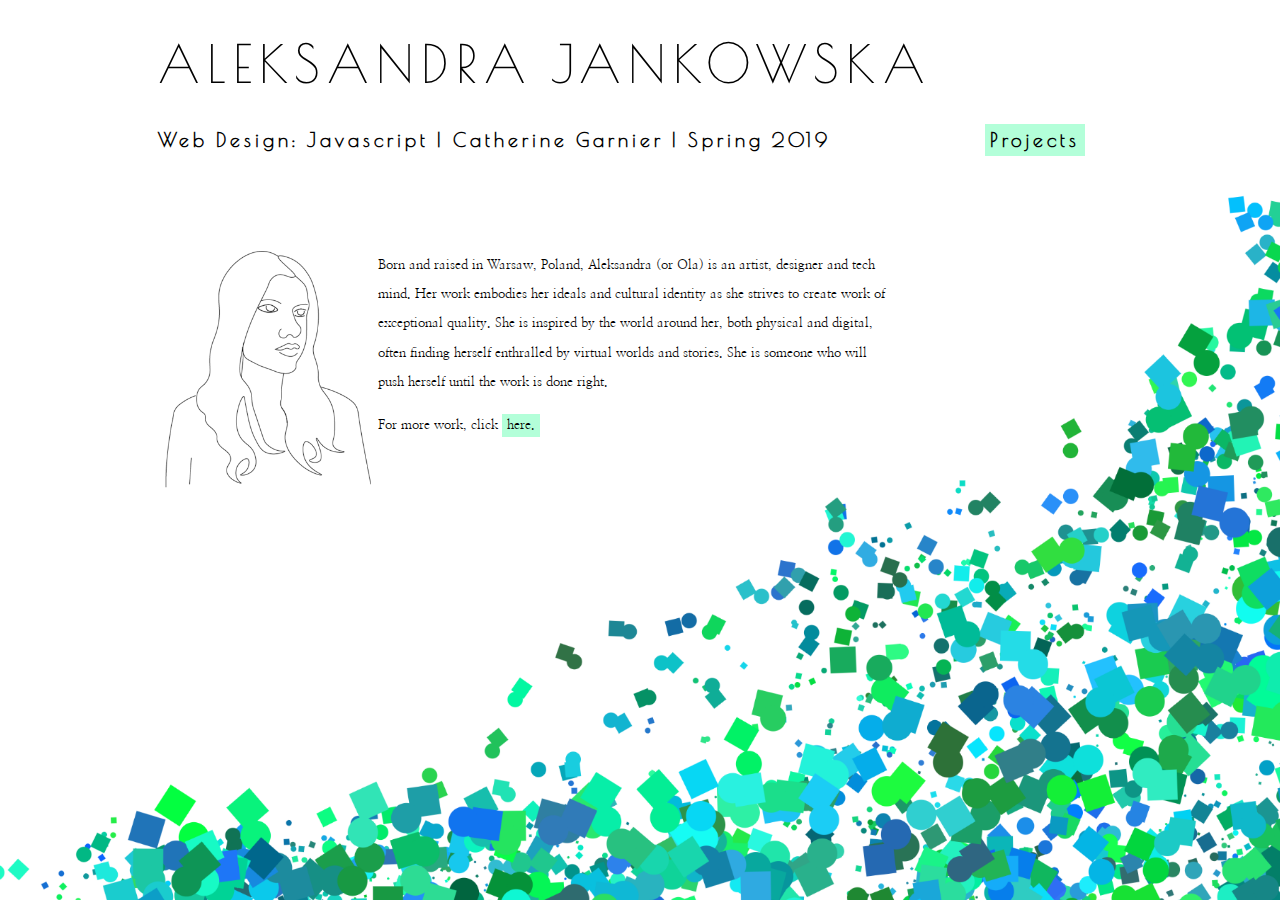
<file: index.html>
<!DOCTYPE HTML>
<html lang="en">
	<head>
		<meta charset="UTF-8">
		<title>Aleksandra Jankowska</title>
		<link rel="stylesheet" type="text/css" href="styles/home.css">
		<style>
			html{
				background-image: url('data/background.png');
			}
		</style>
	</head>
	<body>
		<header>
			<h1 class="fade-in">ALEKSANDRA JANKOWSKA</h1>	
		</header>
		<main>
			<h2>Web Design: Javascript | Catherine Garnier | Spring 2019</h2>

			<h2><a href="projects/projects.html">Projects</a></h2>

			<div class="bio">
				<img src="data/me.png">

				<p>Born and raised in Warsaw, Poland, Aleksandra (or Ola) is an artist, designer and tech mind. Her work embodies her ideals and cultural identity as she strives to create work of exceptional quality. She is inspired by the world around her, both physical and digital, often finding herself enthralled by virtual worlds and stories. She is someone who will push herself until the work is done right.</p>

				<p>For more work, click <a href="https://aleksandrajankowska.github.io/" target="_blank">here.</a></p>
			</div>
		</main>	
	</body>
</html>
</file>
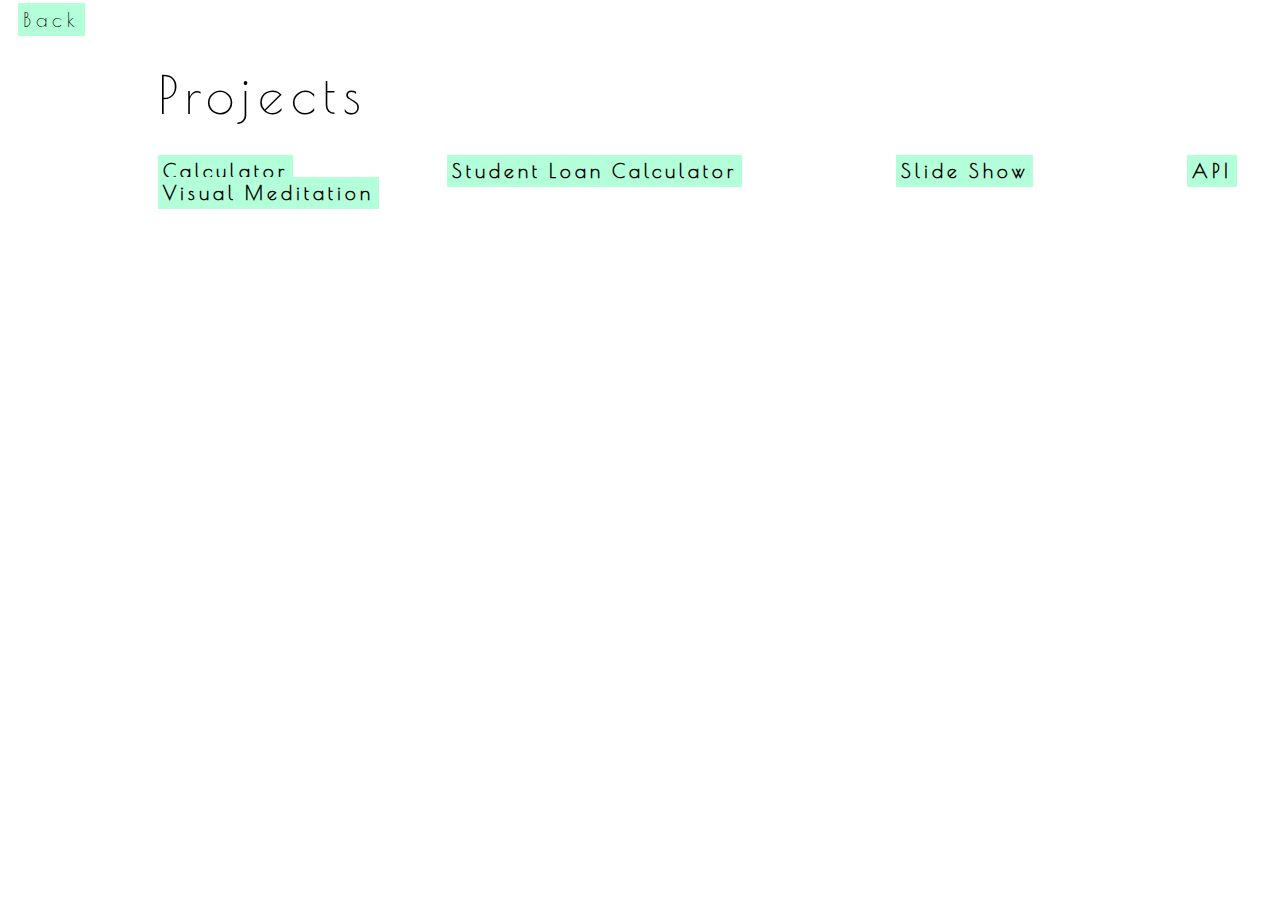
<file: projects/projects.html>
<!DOCTYPE HTML>
<html lang="en">
	<head>
		<meta charset="UTF-8">
		<title>Projects</title>
		<link rel="stylesheet" type="text/css" href="../styles/home.css">
	</head>
	<body>
		<header>
			 <a id="back" href="../index.html">Back</a>
			<h1>Projects</h1>	
		</header>
		<main>
			<h2><a href="calculator/calculator.html">Calculator</a></h2>
			<h2><a href="studentloan/studentloan.html">Student Loan Calculator</a></h2>
			<h2><a href="https://janka303.github.io/slideShow/">Slide Show</a></h2>
			<h2><a href="API/api.html">API</a></h2>
			<h2><a href="final/final.html">Visual Meditation</a></h2>
		</main>	
	</body>
</html>
</file>
<file: styles/home.css>
/*viewport resize: https://www.w3schools.com/howto/howto_css_responsive_text.asp*/

@import url('https://fonts.googleapis.com/css?family=Nanum+Myeongjo|Poiret+One');

html{
	background: no-repeat fixed center;
	background-size:cover;
}

h1, h2{
	font-family: 'Poiret One', cursive;
	margin-left: 150px;
}

h1{
	font-weight: lighter;
	font-size: 4vw;
	letter-spacing: 7px;
}

h2{
	letter-spacing: 4px;
	margin-bottom: 40px;
	display: inline;
	font-size: 1.5vw;
	/*outline: solid 2px red;*/
}

img{
	width: 30%;
	height: auto;
	/*outline: solid 2px blue;*/
	float: left;
}

p{
	/*outline: solid 2px green;*/
	font-family: 'Nanum Myeongjo', serif;
	font-size: 1vw;
	line-height: 2.3vw;
	font-weight: lighter;
}

a{
	background-color: #b3ffd9;
	text-decoration: none;
	color: black;
	padding: 5px;
}

#back{
	font-family: 'Poiret One', cursive;
	letter-spacing: 5px;
	font-size: 20px;
	margin-top: 10px;
	margin-left: 10px;
}

a:hover{
	background-color: #ffcc99;
}

.bio{
	margin-left: 150px;
	margin-right: 30%;
	margin-top: 100px;
	/*outline: solid 2px red;*/
}

.fade-in{  
	animation: fade-in 1.4s;
}

@keyframes fade-in {
    from {opacity: 0; transform: translate(-500px, 0px)}
    to {opacity: 1;}
}
</file>
